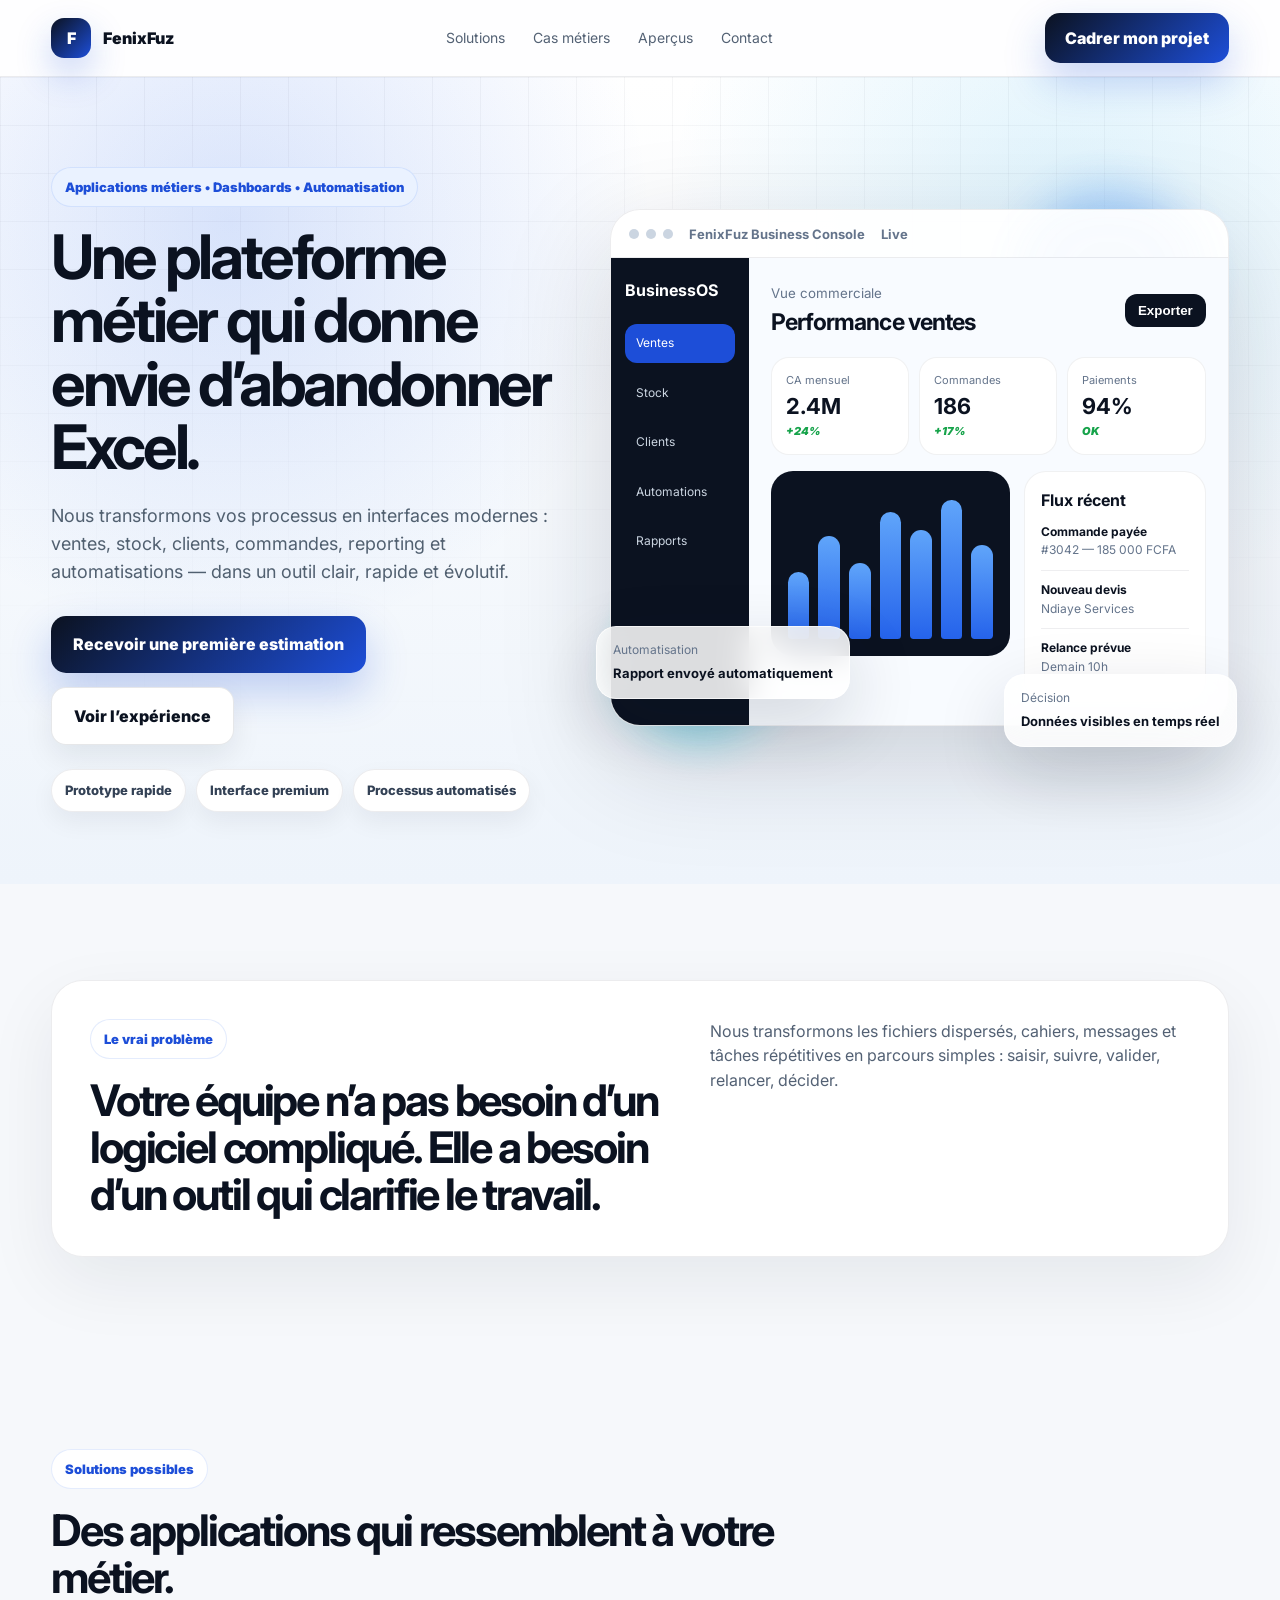
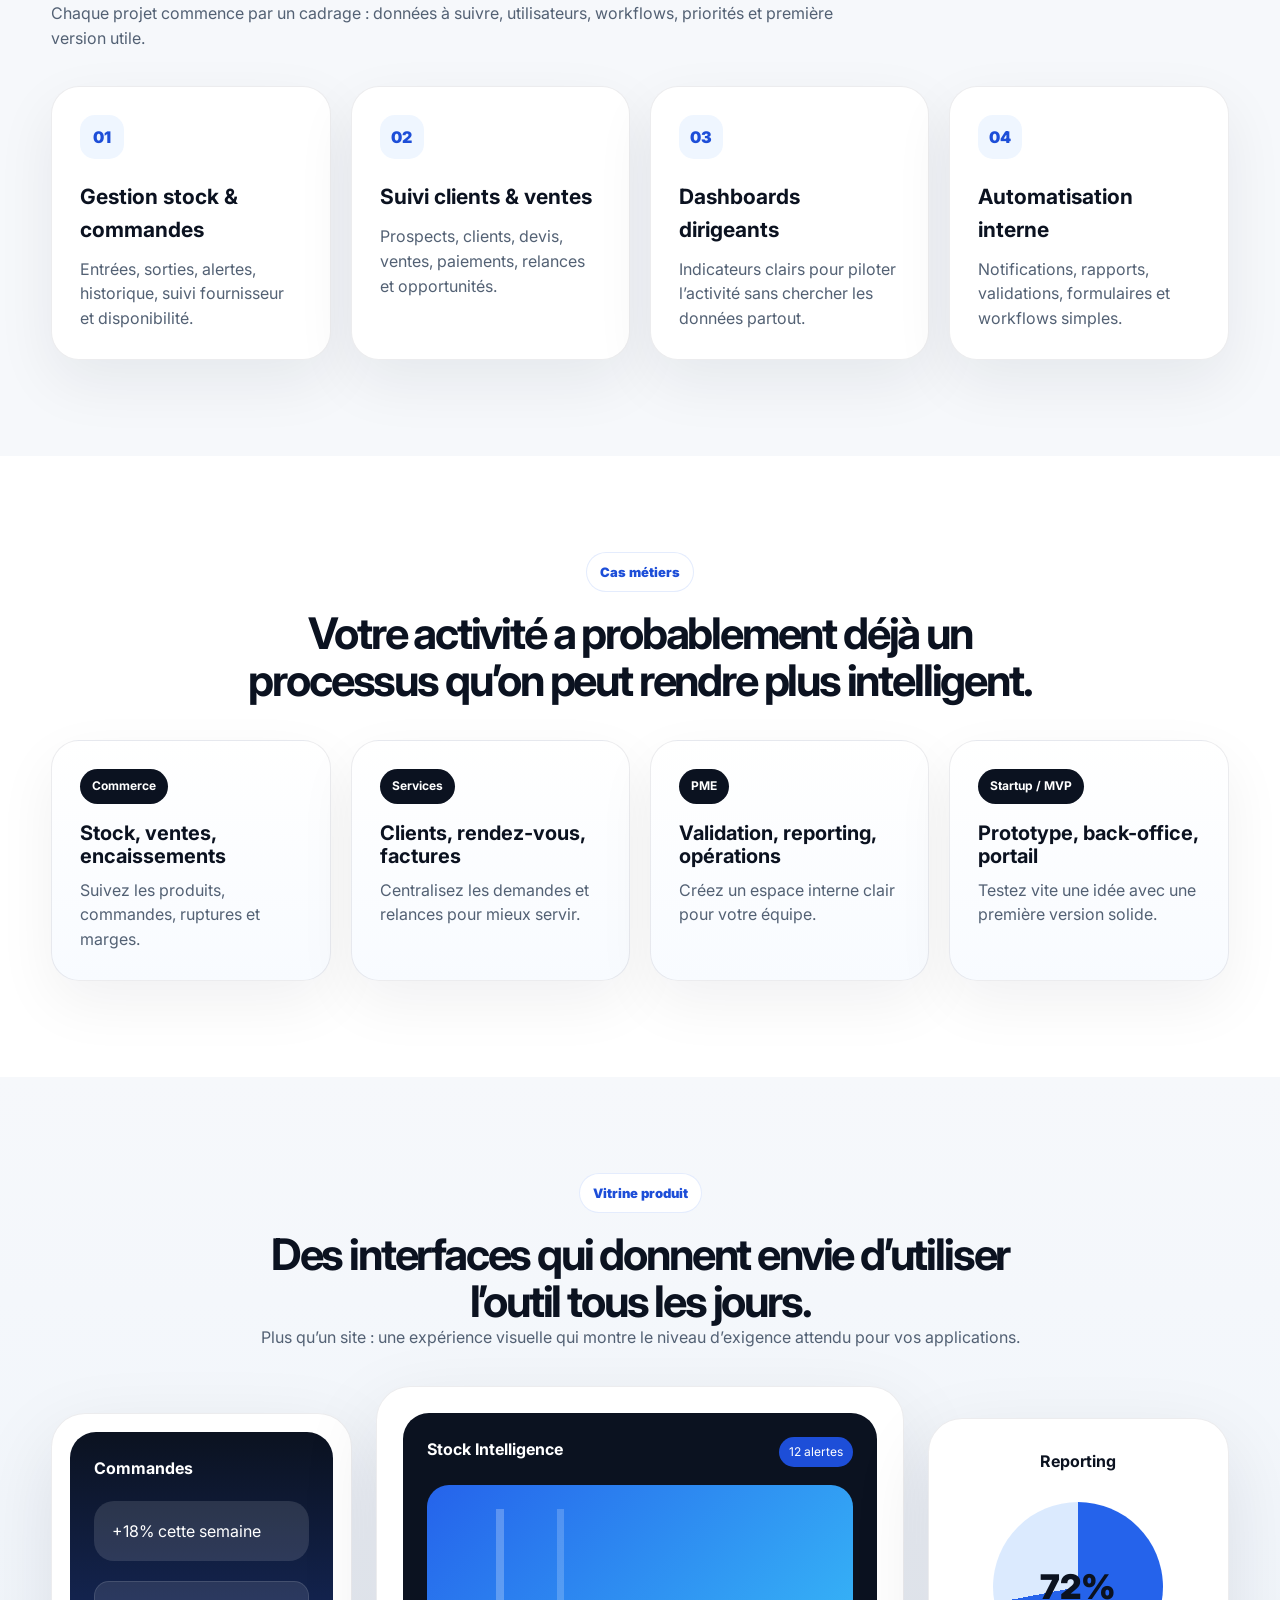
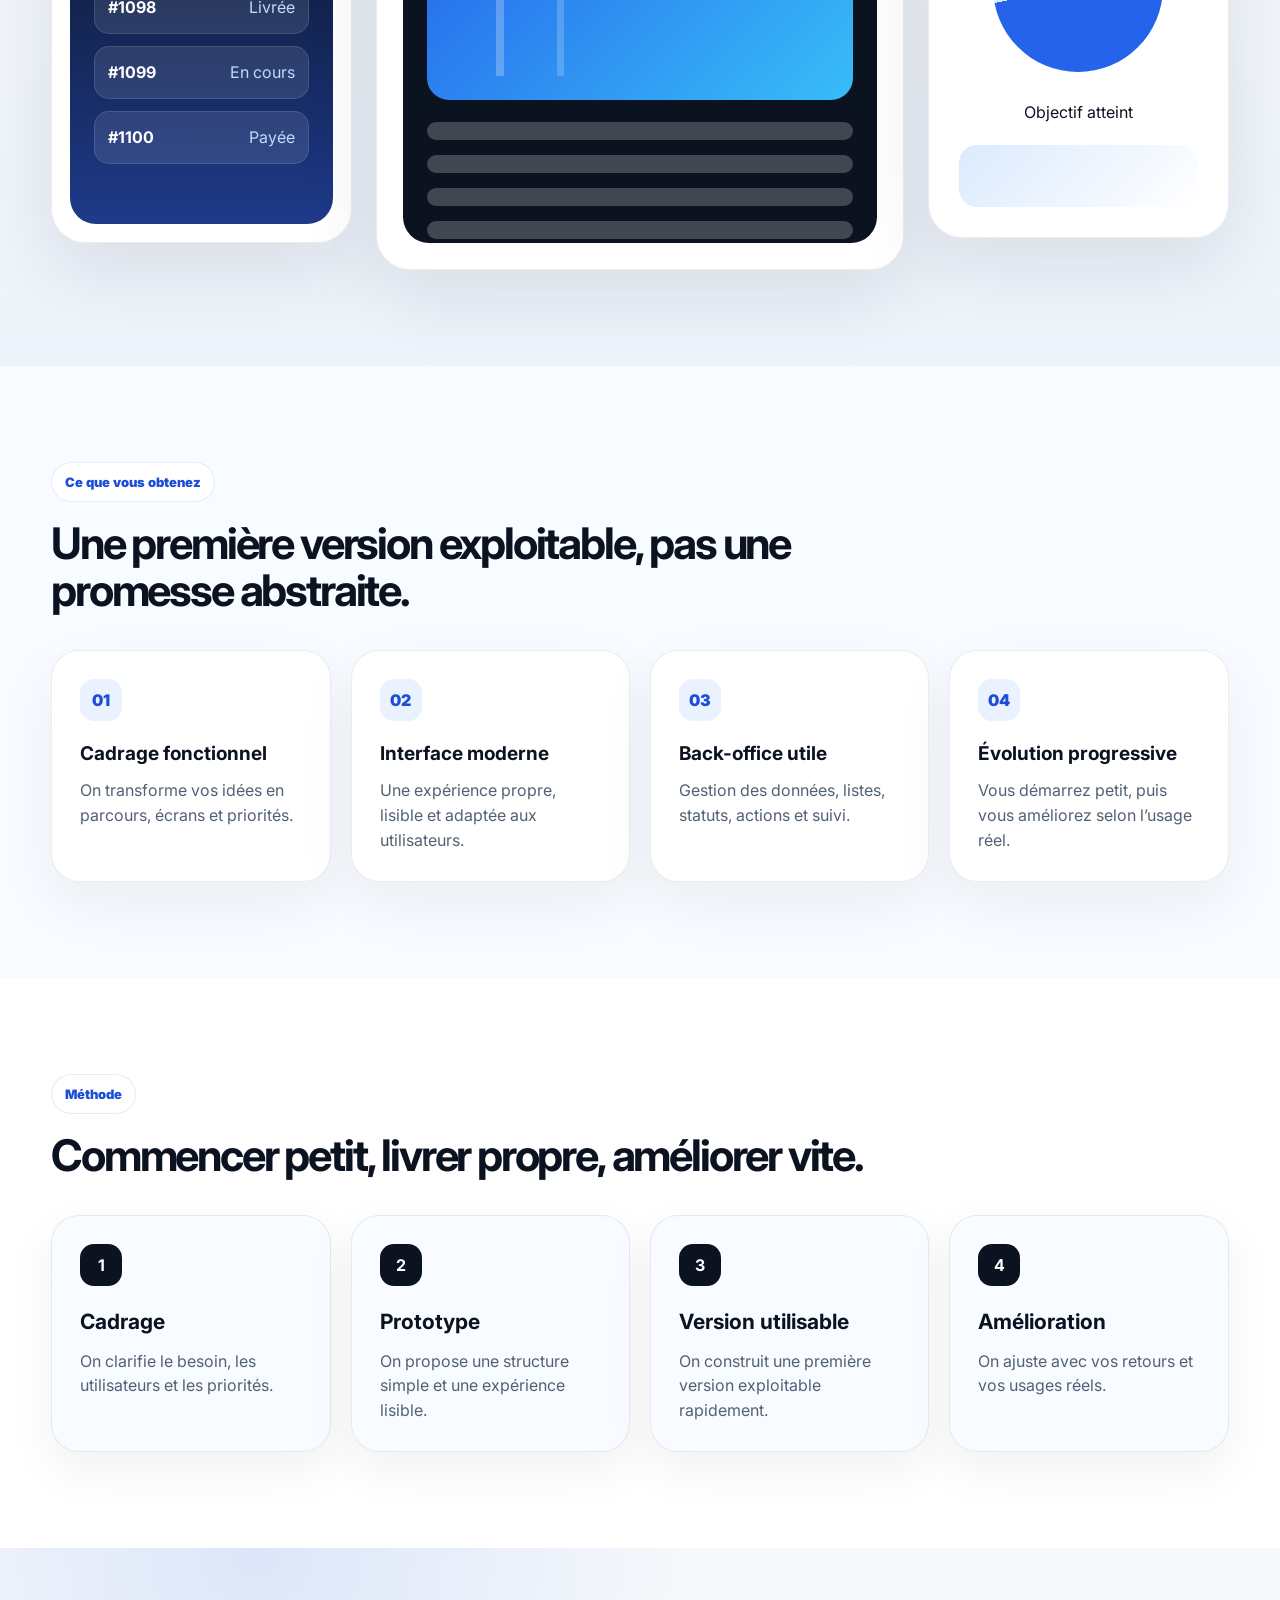
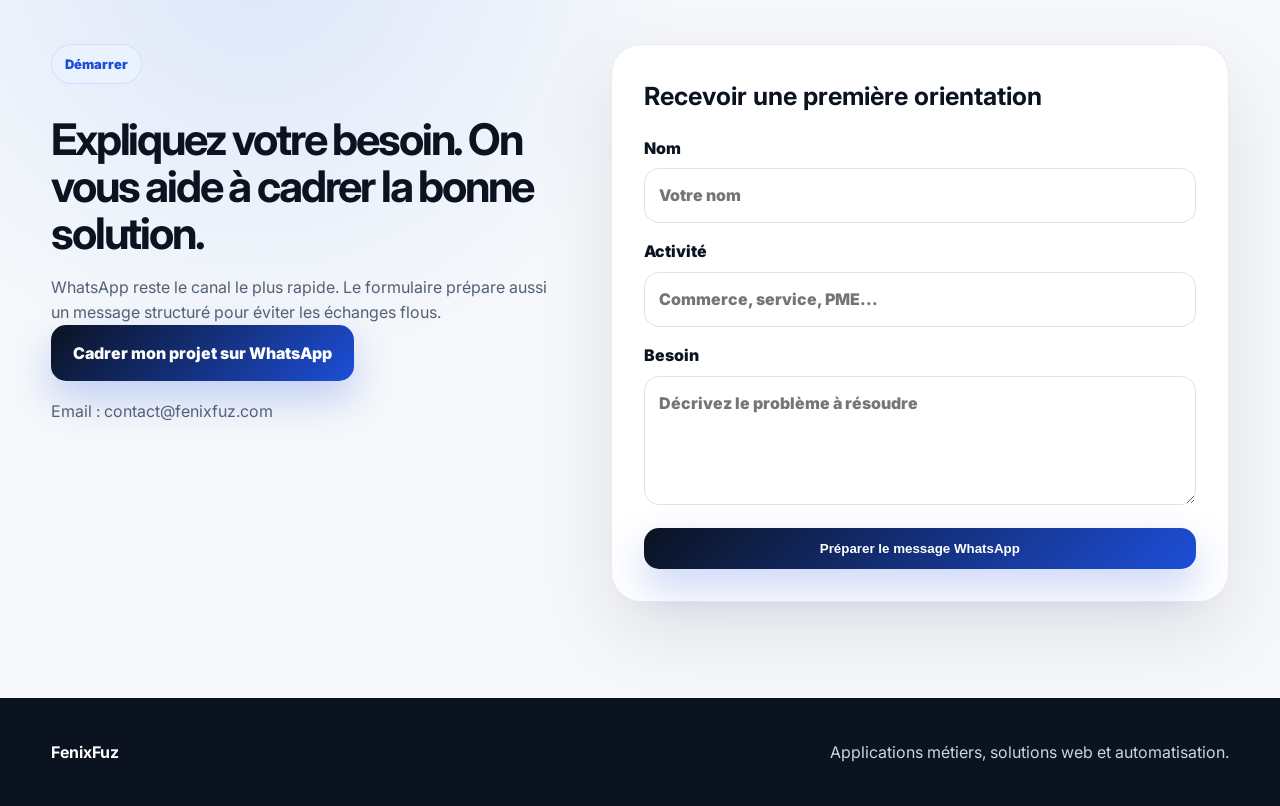
<file: index.html>
<!DOCTYPE html>
<html lang="fr">
<head>
  <meta charset="UTF-8" />
  <meta name="viewport" content="width=device-width, initial-scale=1.0" />
  <title>FenixFuz — Applications métiers premium & solutions web sur mesure</title>
  <meta name="description" content="Applications métiers, tableaux de bord, automatisation et solutions web sur mesure pour PME, commerces et entreprises au Sénégal." />
  <link rel="preconnect" href="https://fonts.googleapis.com">
  <link rel="preconnect" href="https://fonts.gstatic.com" crossorigin>
  <link href="https://fonts.googleapis.com/css2?family=Inter:wght@400;500;600;700;800;900&display=swap" rel="stylesheet">
  <link rel="stylesheet" href="style.css" />
</head>
<body>
  <header class="site-header">
    <nav class="nav container"><a class="brand" href="#top"><span class="brand-mark">F</span><span>FenixFuz</span></a><div class="nav-links"><a href="#solutions">Solutions</a><a href="#usecases">Cas métiers</a><a href="#showcase">Aperçus</a><a href="#contact">Contact</a></div><a class="btn btn-primary whatsapp-link" href="https://wa.me/221777989238?text=Bonjour%2C%20je%20souhaite%20cr%C3%A9er%20une%20application%20ou%20solution%20web%20pour%20mon%20activit%C3%A9.%20Voici%20mon%20besoin%20%3A" target="_blank">Cadrer mon projet</a></nav>
  </header>

  <main id="top">
    <section class="hero v5-hero"><div class="hero-bg"></div><div class="mesh mesh-a"></div><div class="mesh mesh-b"></div>
      <div class="container hero-grid">
        <div class="hero-copy reveal"><span class="badge">Applications métiers • Dashboards • Automatisation</span><h1>Une plateforme métier qui donne envie d’abandonner Excel.</h1><p>Nous transformons vos processus en interfaces modernes : ventes, stock, clients, commandes, reporting et automatisations — dans un outil clair, rapide et évolutif.</p><div class="hero-actions"><a class="btn btn-primary btn-xl whatsapp-link" href="https://wa.me/221777989238?text=Bonjour%2C%20je%20souhaite%20cr%C3%A9er%20une%20application%20ou%20solution%20web%20pour%20mon%20activit%C3%A9.%20Voici%20mon%20besoin%20%3A" target="_blank">Recevoir une première estimation</a><a class="btn btn-ghost btn-xl" href="#showcase">Voir l’expérience</a></div><div class="proof-strip"><span>Prototype rapide</span><span>Interface premium</span><span>Processus automatisés</span></div></div>
        <div class="product-stage reveal delay-1"><div class="orbit orb-one"></div><div class="orbit orb-two"></div><div class="app-window dashboard-carousel" id="dashboardCarousel"><div class="window-top"><div class="dots"><i></i><i></i><i></i></div><span>FenixFuz Business Console</span><div class="live-dot">Live</div></div><div class="app-body"><aside><strong>BusinessOS</strong><a class="tab active" data-slide="0">Ventes</a><a class="tab" data-slide="1">Stock</a><a class="tab" data-slide="2">Clients</a><a>Automations</a><a>Rapports</a></aside><div class="screen-wrap"><section class="screen slide active slide-sales"><div class="screen-head"><div><small>Vue commerciale</small><h3>Performance ventes</h3></div><button>Exporter</button></div><div class="kpi-row"><div><span>CA mensuel</span><b class="counter" data-target="2.4">0</b><em>+24%</em></div><div><span>Commandes</span><b class="counter" data-target="186">0</b><em>+17%</em></div><div><span>Paiements</span><b class="counter" data-target="94">0</b><em>OK</em></div></div><div class="analytics"><div class="bars"><i></i><i></i><i></i><i></i><i></i><i></i><i></i></div><div class="activity"><h4>Flux récent</h4><p><b>Commande payée</b><span>#3042 — 185 000 FCFA</span></p><p><b>Nouveau devis</b><span>Ndiaye Services</span></p><p><b>Relance prévue</b><span>Demain 10h</span></p></div></div></section><section class="screen slide slide-stock"><div class="screen-head"><div><small>Gestion stock</small><h3>Produits & alertes</h3></div><button>Réappro.</button></div><div class="inventory-list"><div><b>Ordinateurs HP</b><span>42 unités</span><em>Stable</em></div><div><b>Routeurs 4G</b><span>9 unités</span><em class="warn">Alerte</em></div><div><b>Accessoires</b><span>128 unités</span><em>OK</em></div></div><div class="stock-meter"><i style="--w:78%"></i><i style="--w:34%"></i><i style="--w:91%"></i></div></section><section class="screen slide slide-crm"><div class="screen-head"><div><small>Suivi clients</small><h3>Pipeline & relances</h3></div><button>Ajouter</button></div><div class="pipeline"><div><b>Prospects</b><span>32</span></div><div><b>Devis envoyés</b><span>14</span></div><div><b>Négociation</b><span>7</span></div><div><b>Gagnés</b><span>5</span></div></div><div class="crm-card"><strong>Prochaine action</strong><p>Appeler Baobab Services pour validation du devis.</p></div></section></div></div></div><div class="glass-card pulse-card"><span>Automatisation</span><b>Rapport envoyé automatiquement</b></div><div class="glass-card pulse-card two"><span>Décision</span><b>Données visibles en temps réel</b></div></div>
      </div>
    </section>

    <section class="section intro reveal"><div class="container intro-card"><div><span class="badge light">Le vrai problème</span><h2>Votre équipe n’a pas besoin d’un logiciel compliqué. Elle a besoin d’un outil qui clarifie le travail.</h2></div><p>Nous transformons les fichiers dispersés, cahiers, messages et tâches répétitives en parcours simples : saisir, suivre, valider, relancer, décider.</p></div></section>
    <section id="solutions" class="section"><div class="container"><div class="section-head reveal"><span class="badge light">Solutions possibles</span><h2>Des applications qui ressemblent à votre métier.</h2><p>Chaque projet commence par un cadrage : données à suivre, utilisateurs, workflows, priorités et première version utile.</p></div><div class="solution-grid"><article class="solution reveal"><span>01</span><h3>Gestion stock & commandes</h3><p>Entrées, sorties, alertes, historique, suivi fournisseur et disponibilité.</p></article><article class="solution reveal"><span>02</span><h3>Suivi clients & ventes</h3><p>Prospects, clients, devis, ventes, paiements, relances et opportunités.</p></article><article class="solution reveal"><span>03</span><h3>Dashboards dirigeants</h3><p>Indicateurs clairs pour piloter l’activité sans chercher les données partout.</p></article><article class="solution reveal"><span>04</span><h3>Automatisation interne</h3><p>Notifications, rapports, validations, formulaires et workflows simples.</p></article></div></div></section>
    <section id="usecases" class="section usecases"><div class="container"><div class="section-head center reveal"><span class="badge light">Cas métiers</span><h2>Votre activité a probablement déjà un processus qu’on peut rendre plus intelligent.</h2></div><div class="usecase-grid"><article><b>Commerce</b><h3>Stock, ventes, encaissements</h3><p>Suivez les produits, commandes, ruptures et marges.</p></article><article><b>Services</b><h3>Clients, rendez-vous, factures</h3><p>Centralisez les demandes et relances pour mieux servir.</p></article><article><b>PME</b><h3>Validation, reporting, opérations</h3><p>Créez un espace interne clair pour votre équipe.</p></article><article><b>Startup / MVP</b><h3>Prototype, back-office, portail</h3><p>Testez vite une idée avec une première version solide.</p></article></div></div></section>
    <section id="showcase" class="section showcase"><div class="container"><div class="section-head center reveal"><span class="badge light">Vitrine produit</span><h2>Des interfaces qui donnent envie d’utiliser l’outil tous les jours.</h2><p>Plus qu’un site : une expérience visuelle qui montre le niveau d’exigence attendu pour vos applications.</p></div><div class="showcase-grid premium-showcase"><div class="phone mock reveal tilt"><div class="phone-screen realistic"><h4>Commandes</h4><div class="mini-kpi">+18% cette semaine</div><div class="order"><b>#1098</b><span>Livrée</span></div><div class="order"><b>#1099</b><span>En cours</span></div><div class="order"><b>#1100</b><span>Payée</span></div></div></div><div class="tablet mock reveal delay-1 tilt"><div class="tablet-ui realistic-tablet"><div class="tablet-top"><b>Stock Intelligence</b><span>12 alertes</span></div><div class="tablet-chart"></div><div class="tablet-list"><span></span><span></span><span></span><span></span></div></div></div><div class="panel mock reveal delay-2 tilt"><h4>Reporting</h4><div class="ring">72%</div><span>Objectif atteint</span><div class="spark"></div></div></div></div></section>
    <section class="section deliverables"><div class="container"><div class="section-head reveal"><span class="badge light">Ce que vous obtenez</span><h2>Une première version exploitable, pas une promesse abstraite.</h2></div><div class="deliver-grid"><div><span>01</span><b>Cadrage fonctionnel</b><p>On transforme vos idées en parcours, écrans et priorités.</p></div><div><span>02</span><b>Interface moderne</b><p>Une expérience propre, lisible et adaptée aux utilisateurs.</p></div><div><span>03</span><b>Back-office utile</b><p>Gestion des données, listes, statuts, actions et suivi.</p></div><div><span>04</span><b>Évolution progressive</b><p>Vous démarrez petit, puis vous améliorez selon l’usage réel.</p></div></div></div></section>
    <section id="methode" class="section method"><div class="container"><div class="section-head reveal"><span class="badge light">Méthode</span><h2>Commencer petit, livrer propre, améliorer vite.</h2></div><div class="steps"><div class="step reveal"><b>1</b><h3>Cadrage</h3><p>On clarifie le besoin, les utilisateurs et les priorités.</p></div><div class="step reveal"><b>2</b><h3>Prototype</h3><p>On propose une structure simple et une expérience lisible.</p></div><div class="step reveal"><b>3</b><h3>Version utilisable</h3><p>On construit une première version exploitable rapidement.</p></div><div class="step reveal"><b>4</b><h3>Amélioration</h3><p>On ajuste avec vos retours et vos usages réels.</p></div></div></div></section>
    <section id="contact" class="section contact"><div class="container contact-grid"><div class="reveal"><span class="badge">Démarrer</span><h2>Expliquez votre besoin. On vous aide à cadrer la bonne solution.</h2><p>WhatsApp reste le canal le plus rapide. Le formulaire prépare aussi un message structuré pour éviter les échanges flous.</p><a class="btn btn-primary btn-xl whatsapp-link" href="https://wa.me/221777989238?text=Bonjour%2C%20je%20souhaite%20cr%C3%A9er%20une%20application%20ou%20solution%20web%20pour%20mon%20activit%C3%A9.%20Mon%20besoin%20est%20le%20suivant%20%3A" target="_blank">Cadrer mon projet sur WhatsApp</a><p class="email">Email : <a href="mailto:contact@fenixfuz.com">contact@fenixfuz.com</a></p></div><form class="lead-form reveal delay-1" id="leadForm"><h3>Recevoir une première orientation</h3><label>Nom<input name="name" placeholder="Votre nom" required></label><label>Activité<input name="business" placeholder="Commerce, service, PME..." required></label><label>Besoin<textarea name="need" rows="4" placeholder="Décrivez le problème à résoudre" required></textarea></label><button class="btn btn-primary btn-full" type="submit">Préparer le message WhatsApp</button></form></div></section>
  </main>
  <footer><div class="container footer-grid"><strong>FenixFuz</strong><span>Applications métiers, solutions web et automatisation.</span></div></footer>
  <script src="script.js"></script>
</body>
</html>
</file>
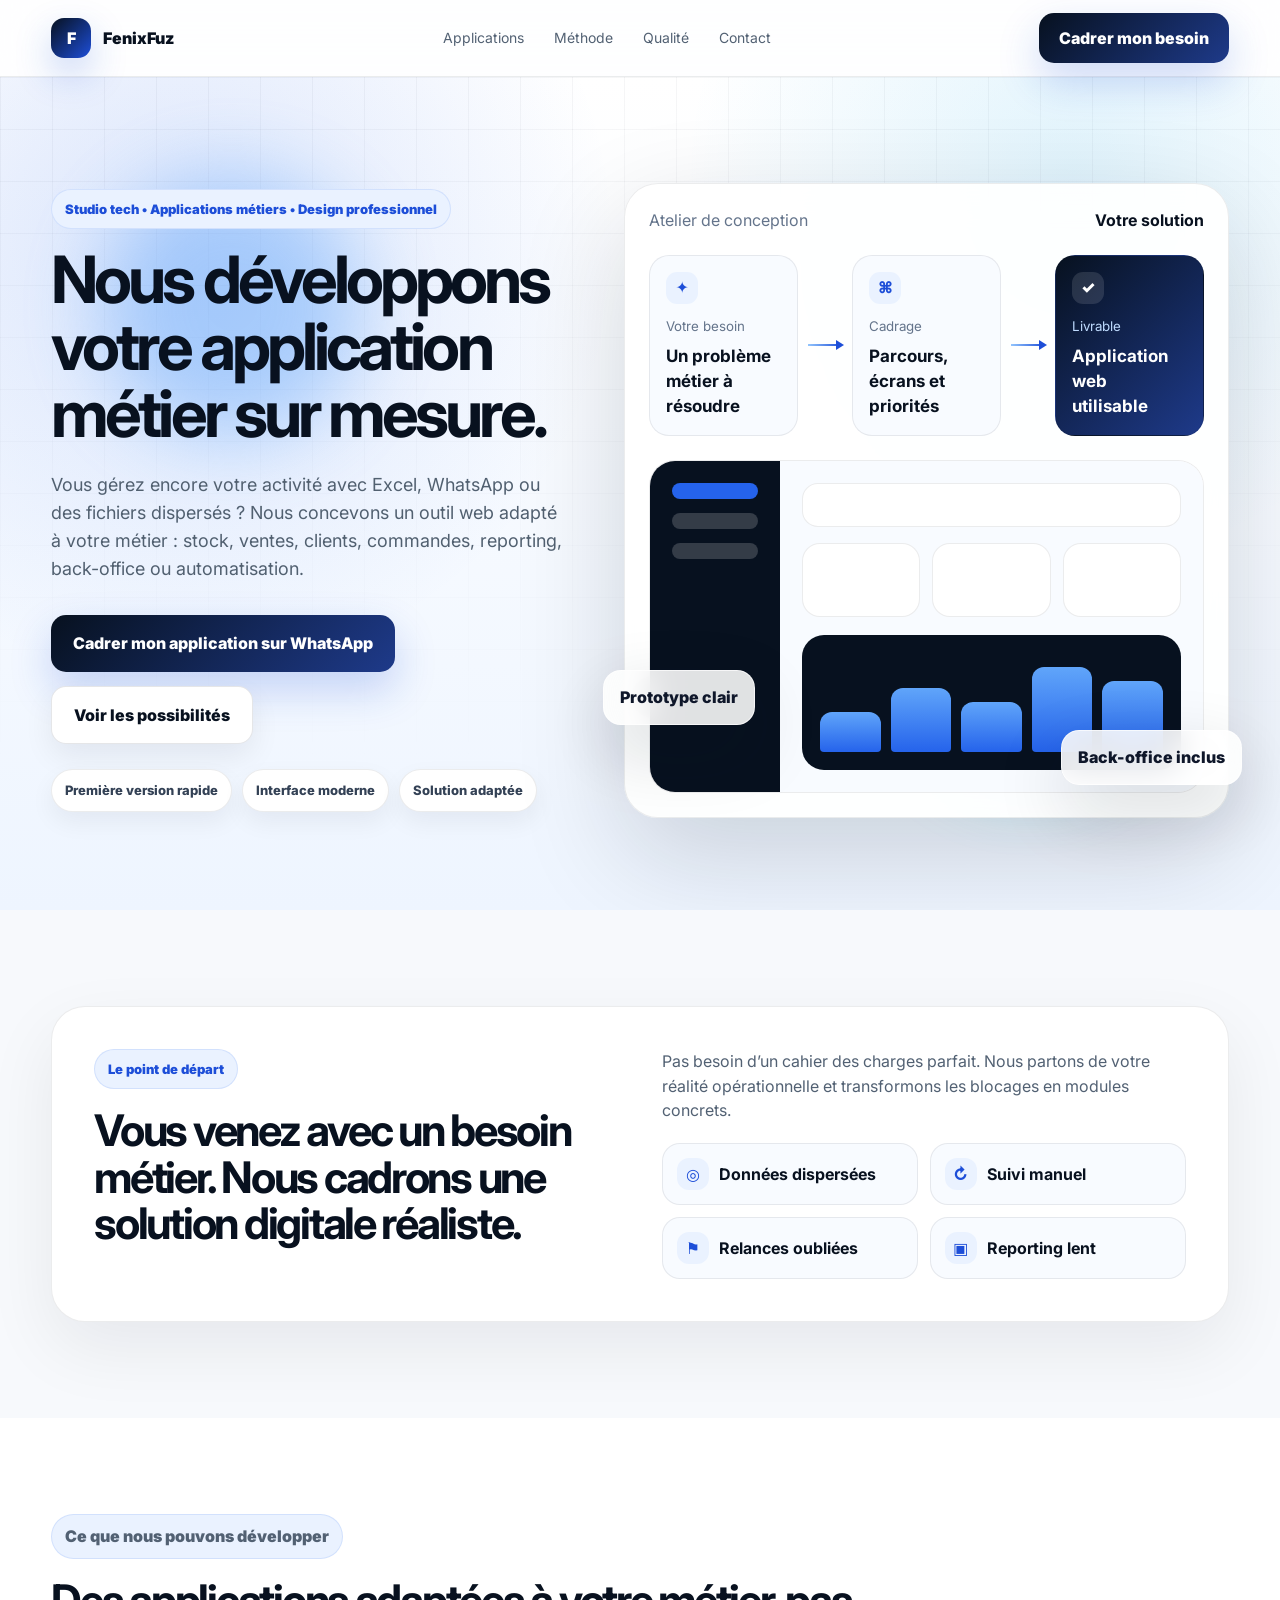
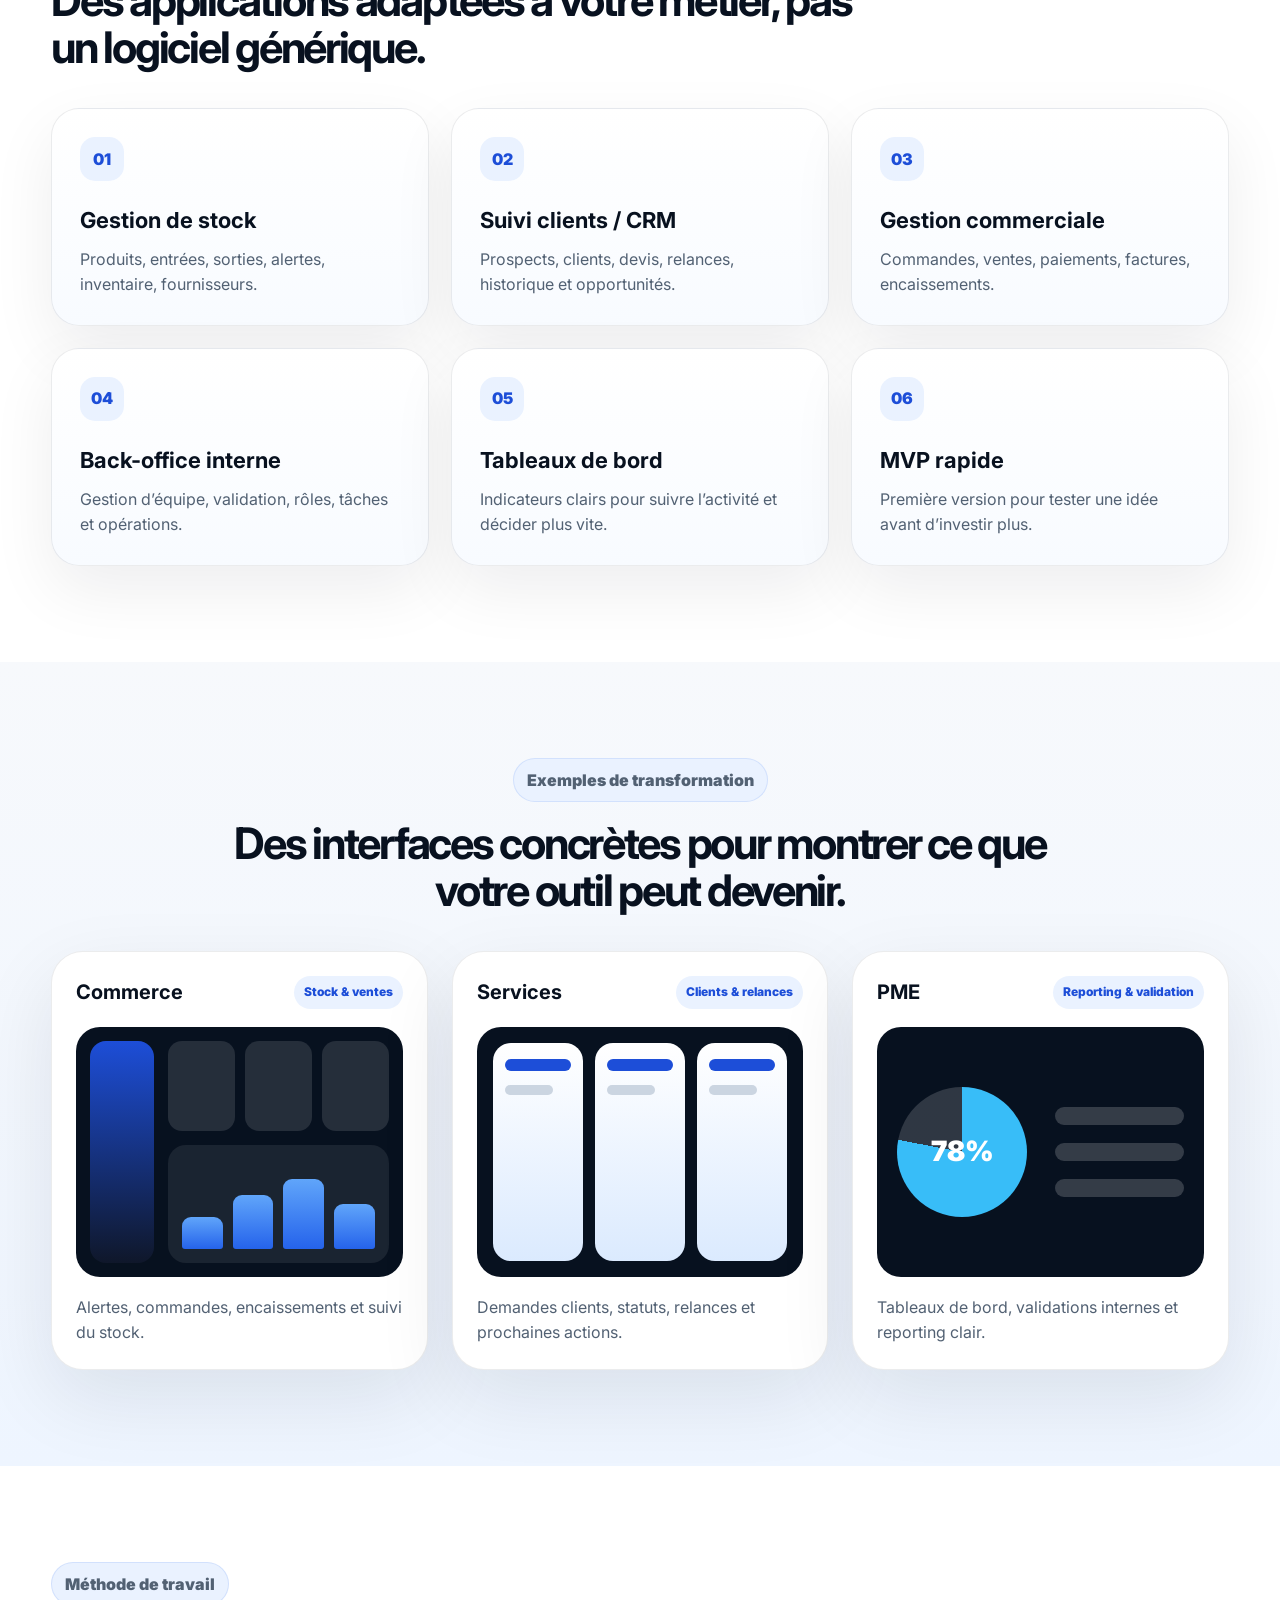
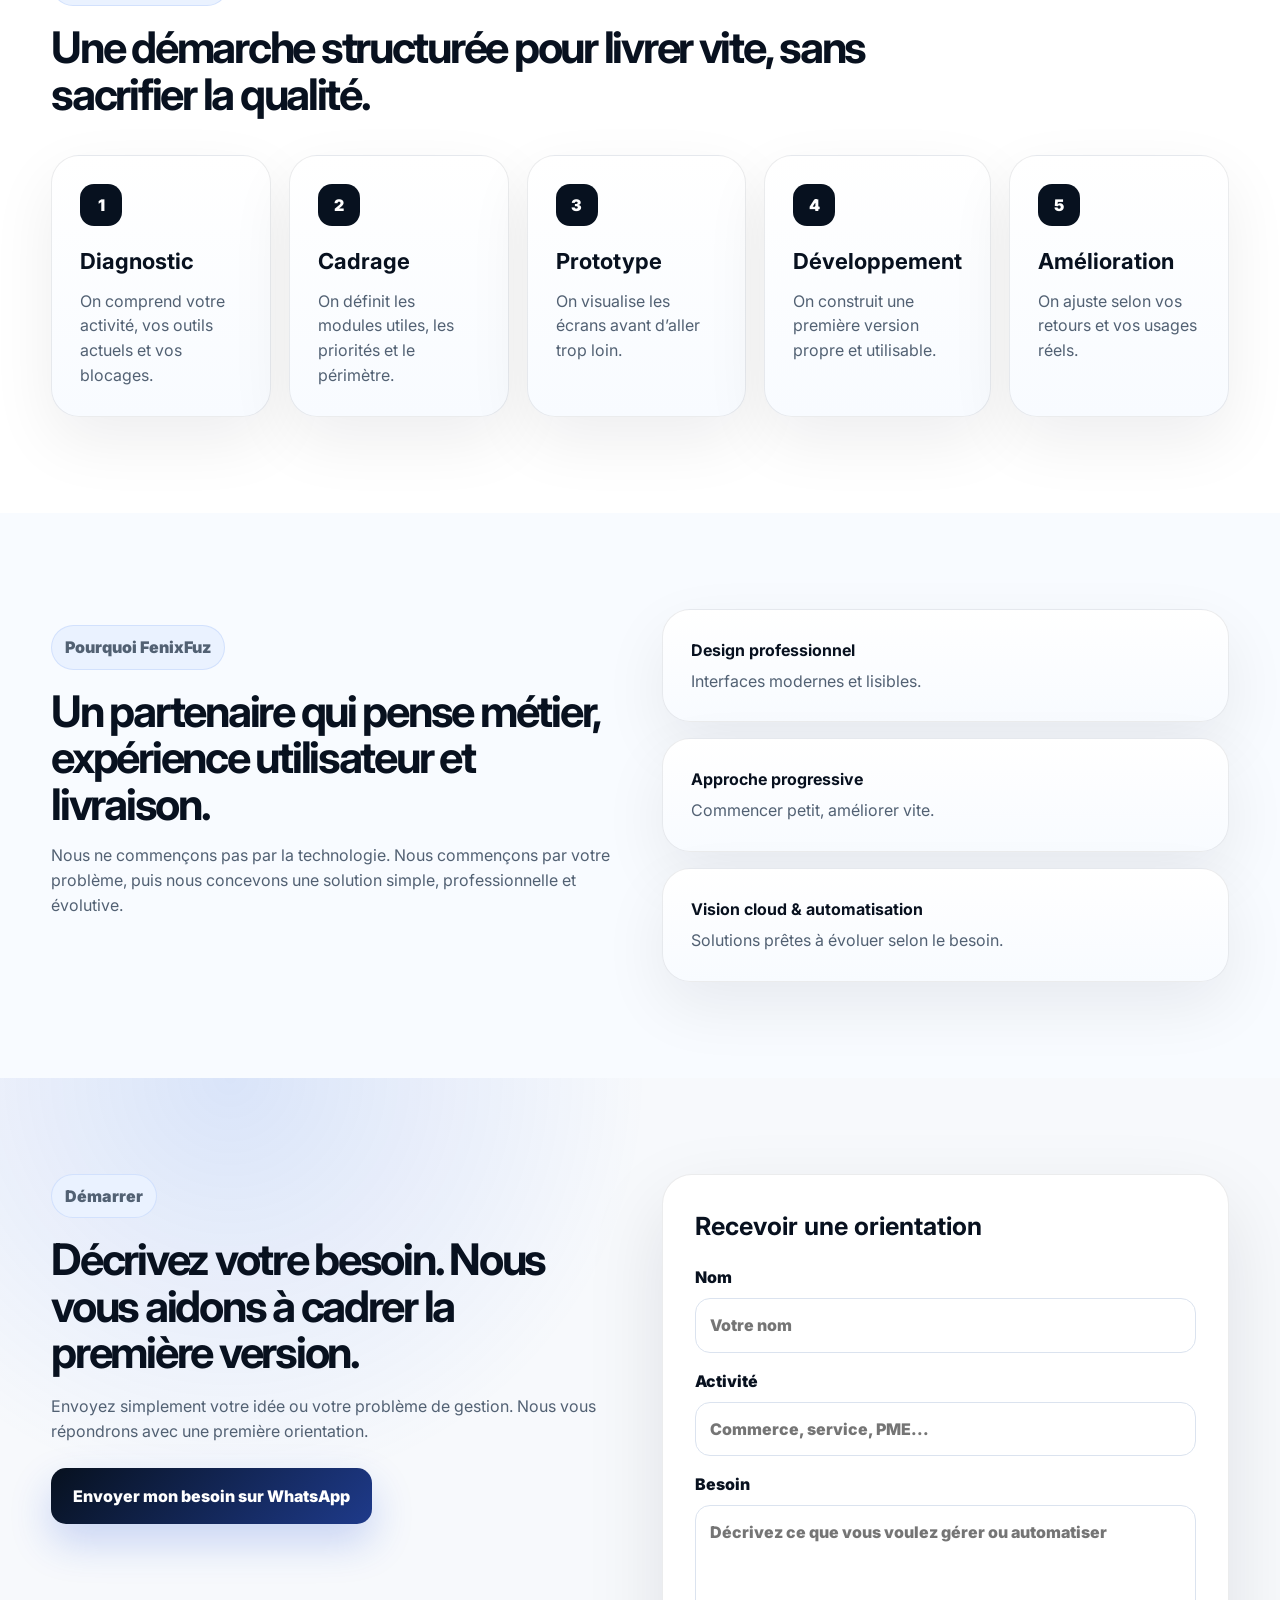
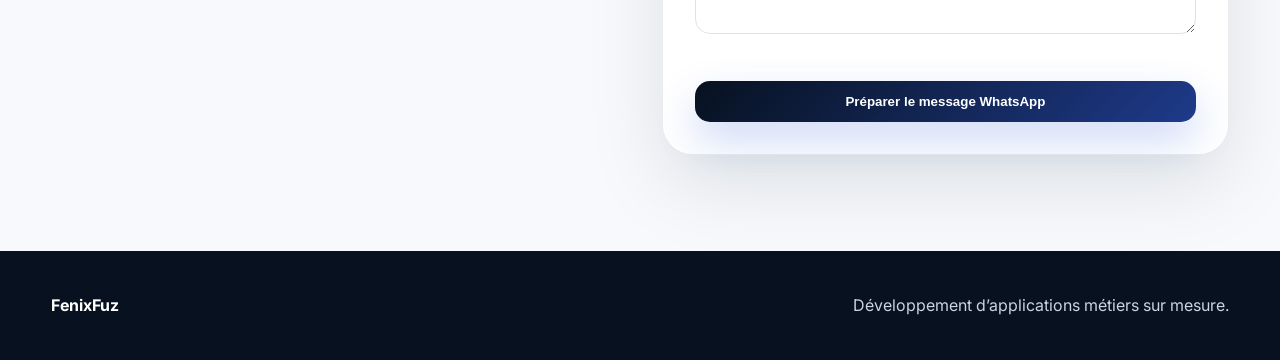
<file: sur-mesure/index.html>
<!DOCTYPE html>
<html lang="fr">
<head>
  <meta charset="UTF-8" />
  <meta name="viewport" content="width=device-width, initial-scale=1.0" />
  <title>FenixFuz — Développement d’applications métiers sur mesure</title>
  <meta name="description" content="FenixFuz développe des applications métiers sur mesure : gestion de stock, CRM, back-office, tableaux de bord, automatisation et MVP pour entreprises." />
  <link rel="preconnect" href="https://fonts.googleapis.com">
  <link rel="preconnect" href="https://fonts.gstatic.com" crossorigin>
  <link href="https://fonts.googleapis.com/css2?family=Inter:wght@400;500;600;700;800;900&display=swap" rel="stylesheet">
  <link rel="stylesheet" href="style.css" />
</head>
<body>
  <header class="header"><nav class="nav container"><a class="brand" href="#top"><span>F</span>FenixFuz</a><div class="links"><a href="#services">Applications</a><a href="#process">Méthode</a><a href="#proof">Qualité</a><a href="#contact">Contact</a></div><a class="btn btn-dark whatsapp-link" href="https://wa.me/221777989238?text=Bonjour%2C%20je%20souhaite%20développer%20une%20application%20métier%20sur%20mesure.%20Voici%20mon%20besoin%20%3A" target="_blank">Cadrer mon besoin</a></nav></header>
  <main id="top">
    <section class="hero dark-hero"><div class="glow glow-a"></div><div class="glow glow-b"></div><div class="container hero-grid"><div class="hero-text"><p class="pill">Studio tech • Applications métiers • Design professionnel</p><h1>Nous développons votre application métier sur mesure.</h1><p class="lead">Vous gérez encore votre activité avec Excel, WhatsApp ou des fichiers dispersés ? Nous concevons un outil web adapté à votre métier : stock, ventes, clients, commandes, reporting, back-office ou automatisation.</p><div class="actions"><a class="btn btn-dark btn-lg whatsapp-link" href="https://wa.me/221777989238?text=Bonjour%2C%20je%20souhaite%20développer%20une%20application%20métier%20sur%20mesure.%20Voici%20mon%20besoin%20%3A" target="_blank">Cadrer mon application sur WhatsApp</a><a class="btn btn-light btn-lg" href="#services">Voir les possibilités</a></div><div class="signals"><span>Première version rapide</span><span>Interface moderne</span><span>Solution adaptée</span></div></div><div class="studio-board"><div class="board-top"><span>Atelier de conception</span><b>Votre solution</b></div><div class="flow clean-flow"><div class="node input"><div class="icon">✦</div><small>Votre besoin</small><strong>Un problème métier à résoudre</strong></div><div class="connector"></div><div class="node design"><div class="icon">⌘</div><small>Cadrage</small><strong>Parcours, écrans et priorités</strong></div><div class="connector"></div><div class="node output"><div class="icon">✓</div><small>Livrable</small><strong>Application web utilisable</strong></div></div><div class="mini-product"><aside><span></span><span></span><span></span></aside><section><div class="mini-head"></div><div class="mini-cards"><i></i><i></i><i></i></div><div class="mini-chart"><em></em><em></em><em></em><em></em><em></em></div></section></div><div class="floating-note one">Prototype clair</div><div class="floating-note two">Back-office inclus</div></div></div></section>
    <section class="section problem"><div class="container problem-card"><div><p class="kicker">Le point de départ</p><h2>Vous venez avec un besoin métier. Nous cadrons une solution digitale réaliste.</h2></div><div class="problem-list"><p>Pas besoin d’un cahier des charges parfait. Nous partons de votre réalité opérationnelle et transformons les blocages en modules concrets.</p><div class="pain-grid"><div><span>◎</span><b>Données dispersées</b></div><div><span>↻</span><b>Suivi manuel</b></div><div><span>⚑</span><b>Relances oubliées</b></div><div><span>▣</span><b>Reporting lent</b></div></div></div></div></section>
    <section id="services" class="section services"><div class="container"><div class="section-head"><p class="kicker">Ce que nous pouvons développer</p><h2>Des applications adaptées à votre métier, pas un logiciel générique.</h2></div><div class="service-grid"><article><span>01</span><h3>Gestion de stock</h3><p>Produits, entrées, sorties, alertes, inventaire, fournisseurs.</p></article><article><span>02</span><h3>Suivi clients / CRM</h3><p>Prospects, clients, devis, relances, historique et opportunités.</p></article><article><span>03</span><h3>Gestion commerciale</h3><p>Commandes, ventes, paiements, factures, encaissements.</p></article><article><span>04</span><h3>Back-office interne</h3><p>Gestion d’équipe, validation, rôles, tâches et opérations.</p></article><article><span>05</span><h3>Tableaux de bord</h3><p>Indicateurs clairs pour suivre l’activité et décider plus vite.</p></article><article><span>06</span><h3>MVP rapide</h3><p>Première version pour tester une idée avant d’investir plus.</p></article></div></div></section>
    <section class="section transformations"><div class="container"><div class="section-head center"><p class="kicker">Exemples de transformation</p><h2>Des interfaces concrètes pour montrer ce que votre outil peut devenir.</h2></div><div class="interface-grid"><article class="interface-card commerce"><div class="card-head"><b>Commerce</b><span>Stock & ventes</span></div><div class="ui-window"><div class="ui-sidebar"></div><div class="ui-content"><div class="ui-metrics"><i></i><i></i><i></i></div><div class="ui-bars"><em></em><em></em><em></em><em></em></div></div></div><p>Alertes, commandes, encaissements et suivi du stock.</p></article><article class="interface-card service"><div class="card-head"><b>Services</b><span>Clients & relances</span></div><div class="kanban"><div></div><div></div><div></div></div><p>Demandes clients, statuts, relances et prochaines actions.</p></article><article class="interface-card pme"><div class="card-head"><b>PME</b><span>Reporting & validation</span></div><div class="report-ui"><div class="circle">78%</div><div><span></span><span></span><span></span></div></div><p>Tableaux de bord, validations internes et reporting clair.</p></article></div></div></section>
    <section id="process" class="section process"><div class="container"><div class="section-head"><p class="kicker">Méthode de travail</p><h2>Une démarche structurée pour livrer vite, sans sacrifier la qualité.</h2></div><div class="timeline"><div><span>1</span><h3>Diagnostic</h3><p>On comprend votre activité, vos outils actuels et vos blocages.</p></div><div><span>2</span><h3>Cadrage</h3><p>On définit les modules utiles, les priorités et le périmètre.</p></div><div><span>3</span><h3>Prototype</h3><p>On visualise les écrans avant d’aller trop loin.</p></div><div><span>4</span><h3>Développement</h3><p>On construit une première version propre et utilisable.</p></div><div><span>5</span><h3>Amélioration</h3><p>On ajuste selon vos retours et vos usages réels.</p></div></div></div></section>
    <section id="proof" class="section quality"><div class="container quality-grid"><div><p class="kicker">Pourquoi FenixFuz</p><h2>Un partenaire qui pense métier, expérience utilisateur et livraison.</h2><p>Nous ne commençons pas par la technologie. Nous commençons par votre problème, puis nous concevons une solution simple, professionnelle et évolutive.</p></div><div class="quality-cards"><div><b>Design professionnel</b><span>Interfaces modernes et lisibles.</span></div><div><b>Approche progressive</b><span>Commencer petit, améliorer vite.</span></div><div><b>Vision cloud & automatisation</b><span>Solutions prêtes à évoluer selon le besoin.</span></div></div></div></section>
    <section id="contact" class="section contact"><div class="container contact-grid"><div><p class="kicker">Démarrer</p><h2>Décrivez votre besoin. Nous vous aidons à cadrer la première version.</h2><p>Envoyez simplement votre idée ou votre problème de gestion. Nous vous répondrons avec une première orientation.</p><a class="btn btn-dark btn-lg whatsapp-link" href="https://wa.me/221777989238?text=Bonjour%2C%20je%20souhaite%20développer%20une%20application%20métier%20sur%20mesure.%20Voici%20mon%20besoin%20%3A" target="_blank">Envoyer mon besoin sur WhatsApp</a></div><form class="form" id="leadForm"><h3>Recevoir une orientation</h3><label>Nom<input name="name" required placeholder="Votre nom"></label><label>Activité<input name="business" required placeholder="Commerce, service, PME..."></label><label>Besoin<textarea name="need" required rows="4" placeholder="Décrivez ce que vous voulez gérer ou automatiser"></textarea></label><button class="btn btn-dark btn-full" type="submit">Préparer le message WhatsApp</button></form></div></section>
  </main><footer><div class="container footer"><b>FenixFuz</b><span>Développement d’applications métiers sur mesure.</span></div></footer><script src="script.js"></script>
</body>
</html>
</file>
<file: style.css>
*{box-sizing:border-box;margin:0;padding:0}html{scroll-behavior:smooth}body{font-family:'Inter',system-ui,sans-serif;background:#f6f8fb;color:#0b1220;line-height:1.55;overflow-x:hidden}a{text-decoration:none;color:inherit}.container{width:min(1180px,92%);margin:auto}.section{padding:96px 0}.site-header{position:sticky;top:0;z-index:20;background:rgba(255,255,255,.86);backdrop-filter:blur(18px);border-bottom:1px solid rgba(15,23,42,.08)}.nav{height:76px;display:flex;align-items:center;justify-content:space-between}.brand{display:flex;align-items:center;gap:12px;font-weight:900}.brand-mark{width:40px;height:40px;border-radius:13px;background:linear-gradient(135deg,#0b1220,#1d4ed8);color:white;display:grid;place-items:center;box-shadow:0 16px 35px rgba(29,78,216,.25)}.nav-links{display:flex;gap:28px;color:#536174;font-size:14px}.btn{display:inline-flex;align-items:center;justify-content:center;border:0;border-radius:15px;padding:13px 20px;font-weight:850;cursor:pointer;transition:.25s;text-align:center}.btn:hover{transform:translateY(-2px)}.btn-primary{background:linear-gradient(135deg,#0b1220,#1d4ed8);color:#fff;box-shadow:0 18px 40px rgba(29,78,216,.25)}.btn-ghost{background:white;border:1px solid rgba(15,23,42,.1);box-shadow:0 12px 30px rgba(15,23,42,.08)}.btn-xl{padding:16px 22px}.btn-full{width:100%}.hero{position:relative;min-height:760px;padding:90px 0 72px;background:radial-gradient(circle at 18% 18%,rgba(37,99,235,.17),transparent 34%),radial-gradient(circle at 84% 16%,rgba(14,165,233,.13),transparent 32%),linear-gradient(180deg,#fff,#eef4fb)}.hero-bg{position:absolute;inset:0;background-image:linear-gradient(rgba(15,23,42,.04) 1px,transparent 1px),linear-gradient(90deg,rgba(15,23,42,.04) 1px,transparent 1px);background-size:48px 48px;mask-image:linear-gradient(to bottom,#000,transparent 82%)}.hero-grid{position:relative;display:grid;grid-template-columns:.9fr 1.1fr;gap:52px;align-items:center}.badge{display:inline-flex;background:#eaf2ff;color:#1d4ed8;border:1px solid rgba(37,99,235,.12);padding:9px 13px;border-radius:999px;font-size:13px;font-weight:900;margin-bottom:18px}.badge.light{background:#fff}.hero h1{font-size:clamp(42px,4.8vw,66px);line-height:1.03;letter-spacing:-.055em;margin-bottom:24px}.hero-copy p{font-size:18px;color:#516070;max-width:630px}.hero-actions{display:flex;gap:14px;flex-wrap:wrap;margin-top:30px}.proof-strip{display:flex;gap:10px;flex-wrap:wrap;margin-top:24px}.proof-strip span{background:#fff;border:1px solid rgba(15,23,42,.08);border-radius:999px;padding:10px 13px;font-size:13px;font-weight:800;color:#334155;box-shadow:0 10px 25px rgba(15,23,42,.06)}.product-stage{position:relative;min-height:560px}.orbit{position:absolute;border-radius:50%;filter:blur(22px);opacity:.45}.orb-one{width:180px;height:180px;background:#60a5fa;right:30px;top:-20px}.orb-two{width:150px;height:150px;background:#22d3ee;left:15px;bottom:30px}.app-window{position:relative;background:rgba(255,255,255,.94);border:1px solid rgba(15,23,42,.08);border-radius:30px;box-shadow:0 35px 110px rgba(15,23,42,.17);overflow:hidden;backdrop-filter:blur(16px)}.floating{animation:float 6s ease-in-out infinite}.window-top{height:48px;display:flex;align-items:center;gap:16px;padding:0 18px;border-bottom:1px solid rgba(15,23,42,.08);color:#64748b;font-size:13px;font-weight:700}.dots{display:flex;gap:7px}.dots i{width:10px;height:10px;border-radius:50%;background:#cbd5e1}.app-body{display:grid;grid-template-columns:138px 1fr;min-height:430px}aside{background:#0b1220;color:#cbd5e1;padding:20px 14px;display:flex;flex-direction:column;gap:11px}aside strong{color:white;margin-bottom:10px}aside a{padding:10px 11px;border-radius:12px;font-size:12px}aside a.active{background:#1d4ed8;color:#fff}.screen{padding:22px;background:#f8fbff}.screen:not(.slide-sales){display:none}.screen-head{display:flex;justify-content:space-between;align-items:center;margin-bottom:16px}.screen-head small{color:#64748b}.screen-head h3{font-size:23px;letter-spacing:-.04em}.screen-head button{border:0;background:#0b1220;color:white;border-radius:12px;padding:9px 13px;font-weight:800}.kpi-row{display:grid;grid-template-columns:repeat(3,1fr);gap:10px}.kpi-row div{background:white;border:1px solid rgba(15,23,42,.06);border-radius:18px;padding:14px}.kpi-row span,.kpi-row em{display:block;color:#64748b;font-size:11px}.kpi-row b{font-size:22px}.kpi-row em{color:#16a34a;font-weight:900}.analytics{display:grid;grid-template-columns:1.25fr .95fr;gap:14px;margin-top:16px}.bars{height:185px;background:#0b1220;border-radius:22px;padding:17px;display:flex;align-items:end;gap:9px}.bars i{flex:1;border-radius:12px 12px 4px 4px;background:linear-gradient(180deg,#60a5fa,#2563eb);animation:bar 2.8s ease-in-out infinite alternate}.bars i:nth-child(1){height:44%}.bars i:nth-child(2){height:68%;animation-delay:.1s}.bars i:nth-child(3){height:50%;animation-delay:.2s}.bars i:nth-child(4){height:84%;animation-delay:.3s}.bars i:nth-child(5){height:72%;animation-delay:.4s}.bars i:nth-child(6){height:92%;animation-delay:.5s}.bars i:nth-child(7){height:62%;animation-delay:.6s}.activity{background:white;border-radius:22px;padding:16px;border:1px solid rgba(15,23,42,.06)}.activity p{display:flex;flex-direction:column;padding:10px 0;border-bottom:1px solid rgba(15,23,42,.07);font-size:12px}.activity p:last-child{border-bottom:0}.activity span{color:#64748b}.inventory-list,.pipeline{display:grid;gap:12px}.inventory-list div,.pipeline div,.crm-card{background:#fff;border:1px solid rgba(15,23,42,.07);border-radius:18px;padding:15px}.inventory-list div{display:grid;grid-template-columns:1fr auto auto;gap:12px;align-items:center}.inventory-list span,.pipeline span{color:#64748b}.inventory-list em{font-style:normal;color:#16a34a;font-weight:900}.inventory-list .warn{color:#f97316}.stock-meter{display:grid;gap:14px;margin-top:20px}.stock-meter i{height:16px;border-radius:999px;background:linear-gradient(90deg,#2563eb var(--w),#e2e8f0 var(--w))}.pipeline{grid-template-columns:repeat(2,1fr)}.crm-card{margin-top:16px}.crm-card p{color:#536174}.glass-card{position:absolute;background:rgba(255,255,255,.86);backdrop-filter:blur(16px);border:1px solid rgba(255,255,255,.7);border-radius:20px;padding:14px 16px;box-shadow:0 25px 70px rgba(15,23,42,.16);left:-14px;bottom:70px}.glass-card.two{left:auto;right:-8px;bottom:22px}.glass-card span{display:block;color:#64748b;font-size:12px}.glass-card b{font-size:13px}.pulse-card{animation:pulse 3.5s ease-in-out infinite}.intro-card{display:grid;grid-template-columns:1.1fr .9fr;gap:34px;background:white;border:1px solid rgba(15,23,42,.08);border-radius:32px;padding:38px;box-shadow:0 25px 70px rgba(15,23,42,.07)}h2{font-size:clamp(32px,3.4vw,50px);line-height:1.08;letter-spacing:-.05em}.intro-card p,.section-head p,.solution p,.step p,.contact p,.usecase-grid p,.deliver-grid p{color:#536174;font-size:16px}.section-head{max-width:820px;margin-bottom:36px}.section-head.center{text-align:center;margin-inline:auto}.solution-grid{display:grid;grid-template-columns:repeat(4,1fr);gap:20px}.solution{background:white;border:1px solid rgba(15,23,42,.08);border-radius:28px;padding:28px;box-shadow:0 22px 60px rgba(15,23,42,.07);transition:.25s}.solution:hover,.mock:hover,.step:hover,.usecase-grid article:hover,.deliver-grid div:hover{transform:translateY(-7px)}.solution span{display:grid;place-items:center;width:44px;height:44px;border-radius:15px;background:#eff6ff;color:#1d4ed8;font-weight:900;margin-bottom:22px}.solution h3,.step h3{font-size:21px;margin-bottom:10px}.usecases{background:#fff}.usecase-grid{display:grid;grid-template-columns:repeat(4,1fr);gap:20px}.usecase-grid article{background:linear-gradient(180deg,#fff,#f8fbff);border:1px solid rgba(15,23,42,.08);border-radius:28px;padding:28px;box-shadow:0 22px 60px rgba(15,23,42,.06);transition:.25s}.usecase-grid b{display:inline-flex;margin-bottom:18px;background:#0b1220;color:#fff;border-radius:999px;padding:8px 12px;font-size:12px}.usecase-grid h3{font-size:20px;line-height:1.15;margin-bottom:10px}.showcase{background:linear-gradient(180deg,#f6f8fb,#eef4fb)}.showcase-grid{display:grid;grid-template-columns:.8fr 1.4fr .8fr;gap:24px;align-items:center}.mock{background:white;border:1px solid rgba(15,23,42,.08);border-radius:34px;box-shadow:0 28px 80px rgba(15,23,42,.1);transition:.25s}.phone{padding:18px;height:430px}.phone-screen{height:100%;border-radius:26px;background:linear-gradient(180deg,#0b1220,#1e3a8a);color:white;padding:24px}.mini-kpi{margin:20px 0;padding:18px;border-radius:20px;background:rgba(255,255,255,.12)}.order{display:flex;justify-content:space-between;align-items:center;background:rgba(255,255,255,.1);border:1px solid rgba(255,255,255,.12);border-radius:15px;padding:13px;margin:12px 0}.order span{color:#bfdbfe}.phone-screen p{height:12px;background:rgba(255,255,255,.22);border-radius:999px;margin:18px 0}.tablet{padding:26px;min-height:480px}.tablet-ui{height:430px;border-radius:26px;background:#0b1220;padding:24px}.tablet-top{display:flex;justify-content:space-between;color:white;margin-bottom:18px}.tablet-top span{background:#1d4ed8;border-radius:999px;padding:6px 10px;font-size:12px}.tablet-chart{height:215px;border-radius:22px;background:linear-gradient(135deg,#2563eb,#38bdf8);margin-bottom:22px;animation:glow 3s ease-in-out infinite;position:relative}.tablet-chart:after{content:"";position:absolute;inset:24px;background:linear-gradient(90deg,transparent 0 12%,rgba(255,255,255,.45) 12% 14%,transparent 14% 28%,rgba(255,255,255,.35) 28% 30%,transparent 30%);opacity:.55}.tablet-list span{display:block;height:18px;border-radius:999px;background:rgba(255,255,255,.22);margin:15px 0}.panel{padding:30px;text-align:center}.ring{width:170px;height:170px;margin:28px auto;border-radius:50%;background:conic-gradient(#2563eb 0 72%,#dbeafe 72%);display:grid;place-items:center;font-size:34px;font-weight:900;color:#0b1220}.spark{height:62px;margin-top:20px;border-radius:18px;background:linear-gradient(135deg,#dbeafe,#fff)}.deliverables{background:#f8fbff}.deliver-grid{display:grid;grid-template-columns:repeat(4,1fr);gap:20px}.deliver-grid div{background:#fff;border:1px solid rgba(15,23,42,.08);border-radius:28px;padding:28px;box-shadow:0 22px 60px rgba(15,23,42,.06);transition:.25s}.deliver-grid span{display:grid;place-items:center;width:42px;height:42px;border-radius:14px;background:#eaf2ff;color:#1d4ed8;font-weight:900;margin-bottom:18px}.deliver-grid b{display:block;font-size:19px;margin-bottom:10px}.method{background:#fff}.steps{display:grid;grid-template-columns:repeat(4,1fr);gap:20px}.step{background:#f8fbff;border:1px solid rgba(15,23,42,.08);border-radius:28px;padding:28px;box-shadow:0 18px 50px rgba(15,23,42,.06);transition:.25s}.step b{display:grid;place-items:center;width:42px;height:42px;border-radius:14px;background:#0b1220;color:white;margin-bottom:20px}.contact{background:radial-gradient(circle at 20% 0,rgba(37,99,235,.12),transparent 34%),#f6f8fb}.contact-grid{display:grid;grid-template-columns:.9fr 1.1fr;gap:54px;align-items:start}.contact h2{margin:14px 0 18px}.email{margin-top:18px}.lead-form{background:white;border:1px solid rgba(15,23,42,.08);border-radius:30px;padding:32px;box-shadow:0 30px 80px rgba(15,23,42,.1)}.lead-form h3{font-size:25px;margin-bottom:20px}.lead-form label{display:block;font-weight:850;margin-bottom:16px}.lead-form input,.lead-form textarea{width:100%;border:1px solid #dbe3ef;border-radius:15px;padding:14px;margin-top:8px;font:inherit;outline:none}.lead-form input:focus,.lead-form textarea:focus{border-color:#2563eb;box-shadow:0 0 0 4px rgba(37,99,235,.1)}footer{background:#0b1220;color:white;padding:42px 0}.footer-grid{display:flex;justify-content:space-between;color:#cbd5e1}.footer-grid strong{color:white}.reveal{opacity:0;transform:translateY(24px);animation:reveal .8s ease forwards}.delay-1{animation-delay:.18s}.delay-2{animation-delay:.32s}@keyframes reveal{to{opacity:1;transform:none}}@keyframes float{50%{transform:translateY(-10px)}}@keyframes pulse{50%{transform:translateY(-8px);box-shadow:0 30px 90px rgba(29,78,216,.22)}}@keyframes bar{to{filter:brightness(1.2);transform:scaleY(1.04)}}@keyframes glow{50%{filter:brightness(1.13);transform:scale(1.01)}}@media(max-width:1080px){.hero-grid{grid-template-columns:1fr}.product-stage{max-width:720px;margin:auto}.solution-grid,.usecase-grid,.deliver-grid,.steps{grid-template-columns:repeat(2,1fr)}}@media(max-width:760px){.nav-links{display:none}.site-header .btn{display:none}.hero{min-height:auto;padding:70px 0}.intro-card,.contact-grid{grid-template-columns:1fr}.product-stage{min-height:auto;margin-top:32px}.app-body{grid-template-columns:1fr}aside{display:none}.analytics,.kpi-row,.showcase-grid{grid-template-columns:1fr}.glass-card{display:none}.hero-actions{display:grid}.btn{width:100%}.footer-grid{display:block}.tablet{min-height:auto}.tablet-ui{height:340px}.solution-grid,.usecase-grid,.deliver-grid,.steps{grid-template-columns:1fr}.hero h1{font-size:40px}.section{padding:68px 0}}@media(max-width:520px){.nav{height:68px}.hero h1{font-size:36px}.hero-copy p{font-size:16px}.intro-card,.lead-form{padding:24px}.screen{padding:16px}.app-window{border-radius:22px}.window-top span{display:none}.bars{height:150px}.phone{height:380px}.ring{width:140px;height:140px}.container{width:90%}}
</file>
<file: sur-mesure/style.css>
*{box-sizing:border-box;margin:0;padding:0}html{scroll-behavior:smooth}body{font-family:'Inter',system-ui,sans-serif;background:#f7f9fc;color:#08111f;line-height:1.55;overflow-x:hidden}a{text-decoration:none;color:inherit}.container{width:min(1180px,92%);margin:auto}.section{padding:96px 0}.header{position:sticky;top:0;z-index:50;background:rgba(255,255,255,.86);backdrop-filter:blur(18px);border-bottom:1px solid rgba(8,17,31,.08)}.nav{height:76px;display:flex;align-items:center;justify-content:space-between}.brand{display:flex;align-items:center;gap:12px;font-weight:900}.brand span{width:40px;height:40px;border-radius:13px;background:linear-gradient(135deg,#07111f,#1d4ed8);color:#fff;display:grid;place-items:center;box-shadow:0 16px 36px rgba(29,78,216,.25)}.links{display:flex;gap:30px;color:#526173;font-size:14px}.btn{display:inline-flex;align-items:center;justify-content:center;border:0;border-radius:15px;padding:13px 20px;font-weight:850;cursor:pointer;transition:.25s;text-align:center}.btn:hover{transform:translateY(-2px)}.btn-dark{background:linear-gradient(135deg,#07111f,#1e3a8a);color:#fff;box-shadow:0 18px 42px rgba(29,78,216,.22)}.btn-light{background:#fff;border:1px solid rgba(8,17,31,.1);box-shadow:0 12px 30px rgba(8,17,31,.07)}.btn-lg{padding:16px 22px}.btn-full{width:100%}.hero{position:relative;padding:106px 0 92px;background:radial-gradient(circle at 14% 20%,rgba(37,99,235,.16),transparent 34%),radial-gradient(circle at 84% 12%,rgba(14,165,233,.12),transparent 30%),linear-gradient(180deg,#fff,#eef5ff);overflow:hidden}.hero:before{content:"";position:absolute;inset:0;background-image:linear-gradient(rgba(15,23,42,.04) 1px,transparent 1px),linear-gradient(90deg,rgba(15,23,42,.04) 1px,transparent 1px);background-size:52px 52px;mask-image:linear-gradient(to bottom,#000,transparent 84%)}.glow{position:absolute;border-radius:999px;filter:blur(40px);opacity:.45}.glow-a{width:260px;height:260px;background:#60a5fa;left:8%;top:12%}.glow-b{width:220px;height:220px;background:#22d3ee;right:11%;bottom:16%}.hero-grid{position:relative;display:grid;grid-template-columns:.92fr 1.08fr;gap:58px;align-items:center}.pill,.kicker{display:inline-flex;background:#eaf2ff;color:#1d4ed8;border:1px solid rgba(37,99,235,.12);padding:9px 13px;border-radius:999px;font-size:13px;font-weight:900;margin-bottom:18px}.hero h1{font-size:clamp(44px,5.1vw,72px);line-height:1.02;letter-spacing:-.06em;margin-bottom:24px}.lead{font-size:18px;color:#516070;max-width:660px}.actions{display:flex;gap:14px;flex-wrap:wrap;margin-top:32px}.signals{display:flex;gap:10px;flex-wrap:wrap;margin-top:25px}.signals span{background:#fff;border:1px solid rgba(8,17,31,.08);border-radius:999px;padding:10px 13px;font-size:13px;font-weight:800;color:#334155;box-shadow:0 10px 25px rgba(8,17,31,.06)}.studio-board{position:relative;background:rgba(255,255,255,.92);border:1px solid rgba(8,17,31,.08);border-radius:34px;padding:24px;box-shadow:0 38px 110px rgba(8,17,31,.16);backdrop-filter:blur(18px);animation:float 6s ease-in-out infinite}.board-top{display:flex;justify-content:space-between;align-items:center;margin-bottom:22px;color:#64748b}.board-top b{color:#08111f}.flow{display:grid;grid-template-columns:1fr 34px 1fr 34px 1fr;gap:10px;align-items:center;margin-bottom:24px}.node{background:#f8fbff;border:1px solid rgba(8,17,31,.08);border-radius:20px;padding:16px;min-height:120px}.node small{display:block;color:#64748b;margin-bottom:8px}.node strong{font-size:17px;line-height:1.15}.node.output{background:linear-gradient(135deg,#07111f,#1e3a8a);color:#fff}.node.output small{color:#bfdbfe}.icon{width:32px;height:32px;border-radius:11px;background:#eaf2ff;color:#1d4ed8;display:grid;place-items:center;font-weight:900;margin-bottom:12px}.node.output .icon{background:rgba(255,255,255,.12);color:#fff}.connector{height:2px;background:linear-gradient(90deg,#93c5fd,#1d4ed8);position:relative}.connector:after{content:"";position:absolute;right:-2px;top:-4px;border-left:8px solid #1d4ed8;border-top:5px solid transparent;border-bottom:5px solid transparent}.mini-product{display:grid;grid-template-columns:130px 1fr;min-height:310px;border-radius:26px;overflow:hidden;border:1px solid rgba(8,17,31,.08);background:#fff}.mini-product aside{background:#07111f;padding:22px;display:grid;gap:14px;align-content:start}.mini-product aside span{height:16px;border-radius:999px;background:rgba(255,255,255,.18)}.mini-product aside span:first-child{background:#2563eb}.mini-product section{padding:22px;background:#f8fbff}.mini-head{height:44px;border-radius:16px;background:#fff;border:1px solid rgba(8,17,31,.08);margin-bottom:16px}.mini-cards{display:grid;grid-template-columns:repeat(3,1fr);gap:12px;margin-bottom:18px}.mini-cards i{height:74px;border-radius:18px;background:#fff;border:1px solid rgba(8,17,31,.08)}.mini-chart{height:135px;border-radius:22px;background:#07111f;padding:18px;display:flex;align-items:end;gap:10px}.mini-chart em{flex:1;border-radius:12px 12px 4px 4px;background:linear-gradient(180deg,#60a5fa,#2563eb);animation:bar 2.8s ease-in-out infinite alternate}.mini-chart em:nth-child(1){height:40%}.mini-chart em:nth-child(2){height:65%}.mini-chart em:nth-child(3){height:50%}.mini-chart em:nth-child(4){height:86%}.mini-chart em:nth-child(5){height:72%}.floating-note{position:absolute;background:rgba(255,255,255,.88);border:1px solid rgba(255,255,255,.72);backdrop-filter:blur(16px);box-shadow:0 26px 70px rgba(8,17,31,.16);border-radius:18px;padding:14px 16px;font-weight:850;color:#0f172a}.floating-note.one{left:-22px;bottom:92px}.floating-note.two{right:-14px;bottom:32px}.problem-card,.quality-grid,.contact-grid{display:grid;grid-template-columns:1fr 1fr;gap:44px;align-items:start}.problem-card{background:#fff;border:1px solid rgba(8,17,31,.08);border-radius:34px;padding:42px;box-shadow:0 26px 70px rgba(8,17,31,.07)}h2{font-size:clamp(32px,3.4vw,52px);line-height:1.07;letter-spacing:-.052em}.problem-list p,.section-head p,.service-grid p,.timeline p,.quality p,.contact p,.interface-card p{color:#526173;font-size:16px}.pain-grid{display:grid;grid-template-columns:repeat(2,1fr);gap:12px;margin-top:20px}.pain-grid div{background:#f8fbff;border:1px solid rgba(8,17,31,.08);border-radius:18px;padding:14px;display:flex;align-items:center;gap:10px;font-weight:850}.pain-grid span{width:32px;height:32px;border-radius:12px;background:#eaf2ff;color:#1d4ed8;display:grid;place-items:center}.section-head{max-width:850px;margin-bottom:38px}.section-head.center{text-align:center;margin-inline:auto}.services{background:#fff}.service-grid{display:grid;grid-template-columns:repeat(3,1fr);gap:22px}.service-grid article,.timeline div,.quality-cards div{background:linear-gradient(180deg,#fff,#f8fbff);border:1px solid rgba(8,17,31,.08);border-radius:28px;padding:28px;box-shadow:0 24px 65px rgba(8,17,31,.07);transition:.25s}.service-grid article:hover,.timeline div:hover,.quality-cards div:hover,.interface-card:hover{transform:translateY(-7px)}.service-grid span{display:grid;place-items:center;width:44px;height:44px;border-radius:15px;background:#eaf2ff;color:#1d4ed8;font-weight:900;margin-bottom:22px}.service-grid h3,.timeline h3{font-size:22px;margin-bottom:10px}.transformations{background:linear-gradient(180deg,#f7f9fc,#eef5ff)}.interface-grid{display:grid;grid-template-columns:repeat(3,1fr);gap:24px}.interface-card{background:#fff;border:1px solid rgba(8,17,31,.08);border-radius:32px;padding:24px;box-shadow:0 28px 80px rgba(8,17,31,.09);transition:.25s}.card-head{display:flex;justify-content:space-between;align-items:center;margin-bottom:18px}.card-head b{font-size:20px}.card-head span{font-size:12px;font-weight:850;color:#1d4ed8;background:#eaf2ff;border-radius:999px;padding:7px 10px}.ui-window{height:250px;border-radius:24px;background:#07111f;padding:14px;display:grid;grid-template-columns:64px 1fr;gap:14px;margin-bottom:18px}.ui-sidebar{border-radius:16px;background:linear-gradient(180deg,#1d4ed8,#0f172a)}.ui-content{display:grid;gap:14px}.ui-metrics{display:grid;grid-template-columns:repeat(3,1fr);gap:10px}.ui-metrics i{border-radius:14px;background:rgba(255,255,255,.12)}.ui-bars{border-radius:18px;background:rgba(255,255,255,.08);display:flex;align-items:end;gap:10px;padding:14px}.ui-bars em{flex:1;border-radius:9px 9px 3px 3px;background:linear-gradient(180deg,#60a5fa,#2563eb)}.ui-bars em:nth-child(1){height:35%}.ui-bars em:nth-child(2){height:60%}.ui-bars em:nth-child(3){height:78%}.ui-bars em:nth-child(4){height:50%}.kanban{height:250px;border-radius:24px;background:#07111f;padding:16px;display:grid;grid-template-columns:repeat(3,1fr);gap:12px;margin-bottom:18px}.kanban div{border-radius:18px;background:linear-gradient(180deg,#fff,#dbeafe);position:relative}.kanban div:before{content:"";position:absolute;left:12px;right:12px;top:16px;height:12px;border-radius:999px;background:#1d4ed8}.kanban div:after{content:"";position:absolute;left:12px;right:30px;top:42px;height:10px;border-radius:999px;background:#cbd5e1}.report-ui{height:250px;border-radius:24px;background:#07111f;padding:20px;display:grid;grid-template-columns:140px 1fr;gap:18px;align-items:center;margin-bottom:18px}.circle{width:130px;height:130px;border-radius:50%;background:conic-gradient(#38bdf8 0 78%,rgba(255,255,255,.16) 78%);display:grid;place-items:center;color:#fff;font-weight:900;font-size:28px}.report-ui span{display:block;height:18px;border-radius:999px;background:rgba(255,255,255,.18);margin:18px 0}.process{background:#fff}.timeline{display:grid;grid-template-columns:repeat(5,1fr);gap:18px}.timeline span{display:grid;place-items:center;width:42px;height:42px;border-radius:14px;background:#07111f;color:#fff;font-weight:900;margin-bottom:18px}.quality{background:#f8fbff}.quality-grid p{margin-top:16px}.quality-cards{display:grid;gap:16px}.quality-cards b,.quality-cards span{display:block}.quality-cards span{margin-top:6px;color:#526173}.contact{background:radial-gradient(circle at 18% 0,rgba(37,99,235,.14),transparent 32%),#f7f9fc}.contact h2{margin-bottom:18px}.contact .btn{margin-top:24px}.form{background:#fff;border:1px solid rgba(8,17,31,.08);border-radius:30px;padding:32px;box-shadow:0 30px 80px rgba(8,17,31,.1)}.form h3{font-size:25px;margin-bottom:20px}.form label{display:block;font-weight:850;margin-bottom:16px}.form input,.form textarea{width:100%;border:1px solid #dbe3ef;border-radius:15px;padding:14px;margin-top:8px;font:inherit;outline:none}.form input:focus,.form textarea:focus{border-color:#2563eb;box-shadow:0 0 0 4px rgba(37,99,235,.1)}footer{background:#07111f;color:#cbd5e1;padding:42px 0}.footer{display:flex;justify-content:space-between}.footer b{color:#fff}@keyframes float{50%{transform:translateY(-12px)}}@keyframes bar{to{filter:brightness(1.2);transform:scaleY(1.05)}}@media(max-width:1060px){.hero-grid,.problem-card,.quality-grid,.contact-grid{grid-template-columns:1fr}.studio-board{max-width:780px}.timeline{grid-template-columns:repeat(2,1fr)}.service-grid{grid-template-columns:repeat(2,1fr)}.interface-grid{grid-template-columns:1fr}}@media(max-width:760px){.links,.header .btn{display:none}.hero{padding:74px 0}.hero h1{font-size:40px}.actions{display:grid}.btn{width:100%}.flow{grid-template-columns:1fr}.connector{height:28px;width:2px;margin:auto}.connector:after{right:-4px;top:auto;bottom:-2px;border-top:8px solid #1d4ed8;border-left:5px solid transparent;border-right:5px solid transparent;border-bottom:0}.mini-product{grid-template-columns:1fr}.mini-product aside{display:none}.service-grid,.timeline,.pain-grid{grid-template-columns:1fr}.problem-card,.form{padding:26px}.section{padding:68px 0}.floating-note{display:none}.footer{display:block}.lead{font-size:16px}.report-ui{grid-template-columns:1fr;height:auto}.circle{margin:auto}}@media(max-width:520px){.nav{height:68px}.brand span{width:36px;height:36px}.hero h1{font-size:36px}.studio-board{padding:18px;border-radius:26px}.node{min-height:auto}.mini-cards{grid-template-columns:1fr}.mini-chart{height:110px}.ui-window,.kanban,.report-ui{height:220px}}
</file>
